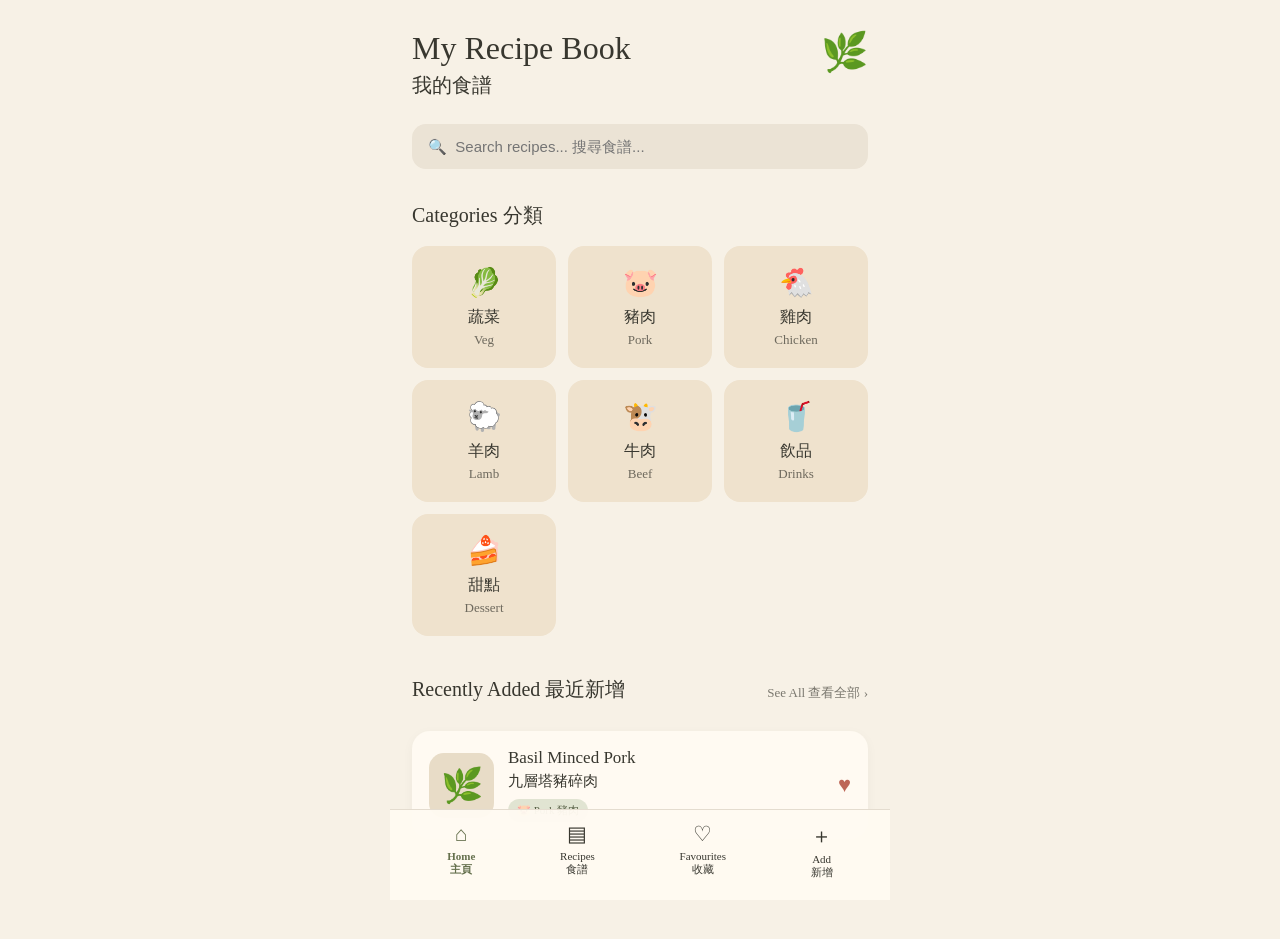
<file: index.html>
<!DOCTYPE html>
<html lang="en">
<head>
  <meta charset="UTF-8">
  <meta name="viewport" content="width=device-width, initial-scale=1.0">
  <title>My Recipe Book 我的食譜</title>

  <style>
    * {
      box-sizing: border-box;
    }

    body {
      margin: 0;
      background: #f7f1e6;
      color: #38372f;
      font-family: Georgia, "Times New Roman", serif;
    }

    .app {
      max-width: 500px;
      margin: auto;
      min-height: 100vh;
      padding: 30px 22px 100px;
    }

    header {
      display: flex;
      justify-content: space-between;
      align-items: flex-start;
    }

    h1 {
      margin: 0;
      font-size: 32px;
      font-weight: 500;
    }

    .chinese-title {
      margin-top: 5px;
      font-size: 20px;
    }

    .leaf {
      font-size: 38px;
    }

    .search {
      width: 100%;
      margin: 25px 0;
      padding: 14px 16px;
      border: none;
      border-radius: 14px;
      background: #ebe3d5;
      font-size: 15px;
      outline: none;
    }

    h2 {
      font-size: 20px;
      font-weight: 500;
      margin-top: 8px;
    }

    .categories {
      display: grid;
      grid-template-columns: repeat(3, 1fr);
      gap: 12px;
    }

    .category {
      background: #efe2cd;
      border-radius: 16px;
      padding: 20px 8px;
      text-align: center;
    }

    .category-icon {
      font-size: 28px;
      margin-bottom: 8px;
    }

    .category span {
      display: block;
      font-size: 13px;
      margin-top: 4px;
      opacity: 0.7;
    }

    .section-title {
      margin-top: 32px;
      display: flex;
      justify-content: space-between;
      align-items: center;
    }

    .see-all {
      font-size: 13px;
      opacity: 0.65;
    }

    .recipe-card {
      margin-top: 12px;
      background: #fffaf2;
      border-radius: 18px;
      padding: 17px;
      display: flex;
      justify-content: space-between;
      align-items: center;
      box-shadow: 0 3px 12px rgba(0,0,0,0.04);
      cursor: pointer;
    }

    .recipe-emoji {
      width: 65px;
      height: 65px;
      border-radius: 15px;
      background: #e8dcc7;
      display: flex;
      justify-content: center;
      align-items: center;
      font-size: 34px;
      margin-right: 14px;
    }

    .recipe-info {
      flex: 1;
    }

    .recipe-name {
      font-size: 17px;
    }

    .recipe-chinese {
      font-size: 15px;
      margin-top: 4px;
    }

    .recipe-tag {
      display: inline-block;
      margin-top: 8px;
      padding: 4px 9px;
      background: #e1e4d2;
      color: #586046;
      border-radius: 20px;
      font-size: 11px;
    }

    .heart {
      font-size: 22px;
      color: #bd6657;
    }

    nav {
      position: fixed;
      bottom: 0;
      left: 50%;
      transform: translateX(-50%);
      width: 100%;
      max-width: 500px;
      padding: 12px 15px 20px;
      background: rgba(255,250,242,0.96);
      display: flex;
      justify-content: space-around;
      border-top: 1px solid #e4dccf;
    }

    nav div {
      text-align: center;
      font-size: 11px;
    }

    nav .icon {
      display: block;
      font-size: 21px;
      margin-bottom: 3px;
    }

    .active {
      color: #65704d;
      font-weight: bold;
    }
  </style>
</head>

<body>

  <main class="app">

    <header>
      <div>
        <h1>My Recipe Book</h1>
        <div class="chinese-title">我的食譜</div>
      </div>

      <div class="leaf">🌿</div>
    </header>

    <input
      class="search"
      type="text"
      placeholder="🔍  Search recipes... 搜尋食譜..."
    >

    <h2>Categories 分類</h2>

<section class="categories">

  <div class="category">
    <div class="category-icon">🥬</div>
    蔬菜
    <span>Veg</span>
  </div>

  <div class="category">
    <div class="category-icon">🐷</div>
    豬肉
    <span>Pork</span>
  </div>

  <div class="category">
    <div class="category-icon">🐔</div>
    雞肉
    <span>Chicken</span>
  </div>

  <div class="category">
    <div class="category-icon">🐑</div>
    羊肉
    <span>Lamb</span>
  </div>

  <div class="category">
    <div class="category-icon">🐮</div>
    牛肉
    <span>Beef</span>
  </div>

  <div class="category">
    <div class="category-icon">🥤</div>
    飲品
    <span>Drinks</span>
  </div>

  <div class="category">
    <div class="category-icon">🍰</div>
    甜點
    <span>Dessert</span>
  </div>

    </section>

    <div class="section-title">
      <h2>Recently Added 最近新增</h2>
      <span class="see-all">See All 查看全部 ›</span>
    </div>

   <div class="recipe-card" onclick="window.location.href='recipe.html'">

      <div class="recipe-emoji">🌿</div>

      <div class="recipe-info">
        <div class="recipe-name">Basil Minced Pork</div>
        <div class="recipe-chinese">九層塔豬碎肉</div>
        <span class="recipe-tag">🐷 Pork 豬肉</span>
      </div>

      <div class="heart">♥</div>

    </div>

  </main>

  <nav>
    <div class="active">
      <span class="icon">⌂</span>
      Home<br>主頁
    </div>

    <div>
      <span class="icon">▤</span>
      Recipes<br>食譜
    </div>

    <div>
      <span class="icon">♡</span>
      Favourites<br>收藏
    </div>

    <div>
      <span class="icon">＋</span>
      Add<br>新增
    </div>
  </nav>

</body>
</html>
</file>
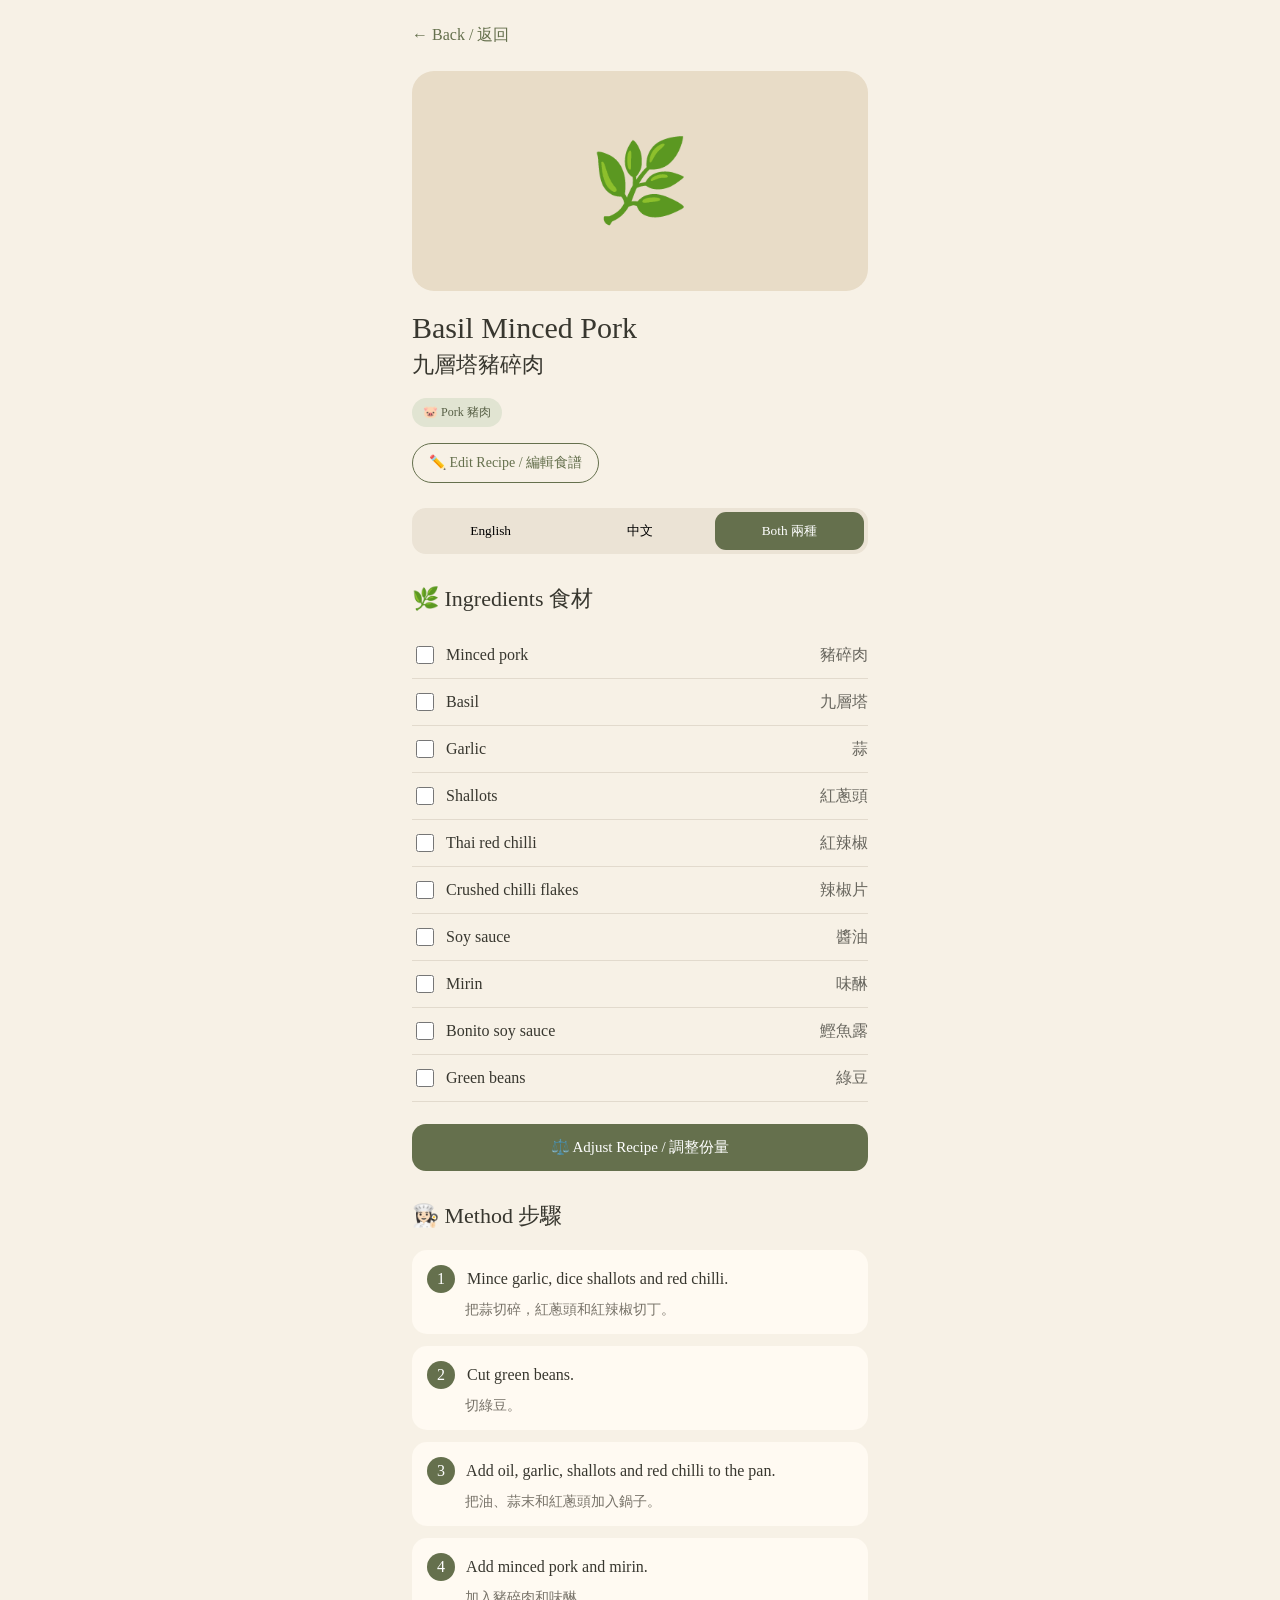
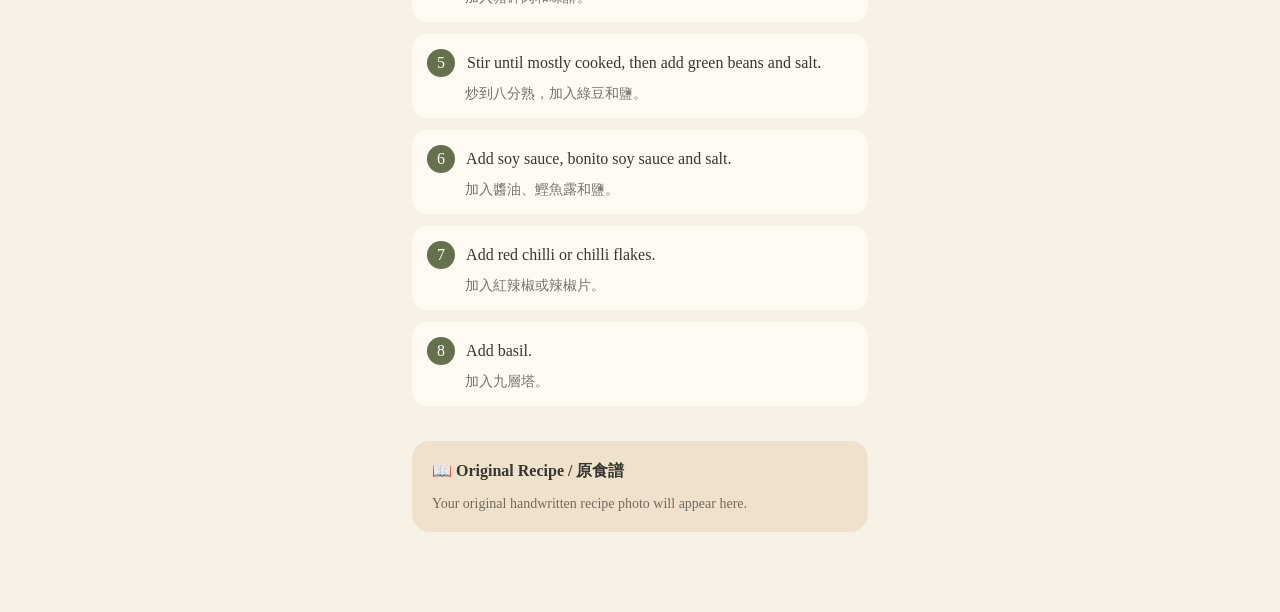
<file: recipe.html>
<!DOCTYPE html>
<html lang="en">

<head>
  <meta charset="UTF-8">
  <meta name="viewport" content="width=device-width, initial-scale=1.0">

  <title>Basil Minced Pork 九層塔豬碎肉</title>

<link rel="stylesheet" href="style.css">

</head>


<body>

<main class="app">

  <div
    class="back"
    onclick="window.location.href='index.html'"
  >
    ← Back / 返回
  </div>


  <div class="recipe-hero">
    🌿
  </div>


<h1 id="recipeName"></h1>

<div class="chinese-name" id="recipeNameZh"></div>


<div class="tags" id="recipeTags"></div>

<button class="edit-recipe-button" id="editRecipeButton">
  ✏️ Edit Recipe / 編輯食譜
</button>

<div class="edit-panel" id="editPanel">

  <div class="edit-header">
    <div>
      <h2>Edit Recipe</h2>
      <div>編輯食譜</div>
    </div>

    <button class="close-edit" id="closeEdit">×</button>
  </div>

  <div class="edit-section">

    <label>
      Recipe name
      <span>食譜名稱</span>
    </label>

    <input type="text" id="editNameEn">

    <label>
      Chinese name
      <span>中文名稱</span>
    </label>

    <input type="text" id="editNameZh">

  </div>

  <h3>Ingredients / 食材</h3>

  <div id="editIngredients"></div>

  <button class="add-ingredient-button" id="addIngredientButton">
    + Add Ingredient / 新增食材
  </button>
  
<h3>Method / 步驟</h3>

<div id="editMethod"></div>

<button class="add-ingredient-button" id="addStepButton">
  + Add Step / 新增步驟
</button>

  <button class="save-recipe-button" id="saveRecipeButton">
    Save Changes / 儲存變更
  </button>

</div>

  <div class="language-toggle">

    <button>
      English
    </button>

    <button>
      中文
    </button>

    <button class="selected">
      Both 兩種
    </button>

  </div>


  <h2>🌿 Ingredients 食材</h2>


<div id="ingredientsList"></div>


<button class="adjust-button" id="adjustButton">
  ⚖️ Adjust Recipe / 調整份量
</button>

<div class="adjust-panel" id="adjustPanel">

  <div class="adjust-header">
    <div>
      <h2>Adjust Recipe</h2>
      <div>調整份量</div>
    </div>

    <button class="close-adjust" id="closeAdjust">×</button>
  </div>

  <div class="adjust-options">

    <button class="adjust-option" id="servingsOption">
      <span class="option-icon">👥</span>
      <strong>Servings</strong>
      <small>調整份量</small>
    </button>

    <button class="adjust-option" id="scaleOption">
      <span class="option-icon">×</span>
      <strong>Scale</strong>
      <small>調整倍數</small>
    </button>

    <button class="adjust-option" id="useWhatIHave">
      <span class="option-icon">🥣</span>
      <strong>Use what I have</strong>
      <small>按現有材料調整</small>
    </button>

</div>

<div id="adjustContent"></div>

  </div>

</div>


  <h2>👩🏻‍🍳 Method 步驟</h2>


<div id="methodList"></div>


  <div class="original">

    <strong>📖 Original Recipe / 原食譜</strong>

    <p>
      Your original handwritten recipe photo will appear here.
    </p>

  </div>

</main>
<script src="recipes.js"></script>
<script src="script.js"></script>

</body>

</html>
</file>
<file: style.css>
* {
      box-sizing: border-box;
    }

    body {
      margin: 0;
      background: #f7f1e6;
      color: #38372f;
      font-family: Georgia, "Times New Roman", serif;
    }

    .app {
      max-width: 500px;
      margin: auto;
      min-height: 100vh;
      padding: 25px 22px 80px;
    }

    .back {
      font-size: 16px;
      margin-bottom: 25px;
      cursor: pointer;
      color: #65704d;
    }

    .recipe-hero {
      background: #e8dcc7;
      height: 220px;
      border-radius: 22px;
      display: flex;
      align-items: center;
      justify-content: center;
      font-size: 80px;
    }

    h1 {
      font-size: 30px;
      margin-bottom: 5px;
      font-weight: 500;
    }

    .chinese-name {
      font-size: 22px;
      margin-bottom: 18px;
    }

    .tags {
      display: flex;
      gap: 8px;
      flex-wrap: wrap;
    }

    .tag {
      background: #e1e4d2;
      color: #586046;
      padding: 6px 11px;
      border-radius: 20px;
      font-size: 12px;
    }

    .language-toggle {
      display: flex;
      background: #ebe3d5;
      padding: 4px;
      border-radius: 14px;
      margin: 25px 0;
    }

    .language-toggle button {
      flex: 1;
      border: none;
      background: transparent;
      padding: 10px;
      border-radius: 11px;
      cursor: pointer;
      font-family: inherit;
    }

    .language-toggle .selected {
      background: #65704d;
      color: white;
    }

    h2 {
      margin-top: 30px;
      font-size: 22px;
      font-weight: 500;
    }

    .ingredient {
      display: flex;
      align-items: center;
      padding: 11px 0;
      border-bottom: 1px solid #e2dacd;
    }

    .ingredient input {
      margin-right: 12px;
      width: 18px;
      height: 18px;
    }

    .ingredient-name {
      flex: 1;
    }

    .ingredient-cn {
      min-width: 100px;
      text-align: right;
      color: #69675f;
    }

    .adjust-button {
      width: 100%;
      margin-top: 22px;
      padding: 14px;
      border: none;
      border-radius: 14px;
      background: #65704d;
      color: white;
      font-size: 15px;
      font-family: inherit;
      cursor: pointer;
    }

    .step {
      background: #fffaf2;
      border-radius: 15px;
      padding: 15px;
      margin-bottom: 12px;
    }

    .step-number {
      display: inline-flex;
      width: 28px;
      height: 28px;
      border-radius: 50%;
      background: #65704d;
      color: white;
      justify-content: center;
      align-items: center;
      margin-right: 8px;
    }

    .step-cn {
      display: block;
      margin: 8px 0 0 38px;
      color: #777268;
      font-size: 14px;
    }

    .original {
      margin-top: 35px;
      background: #efe2cd;
      border-radius: 18px;
      padding: 20px;
    }

    .original p {
      margin-bottom: 0;
      font-size: 14px;
      color: #706b62;
    }

    .adjust-panel {
  display: none;
  margin-top: 15px;
  padding: 20px;
  background: #fffaf2;
  border-radius: 18px;
  box-shadow: 0 5px 20px rgba(0, 0, 0, 0.06);
}

.adjust-panel.open {
  display: block;
}

.adjust-header {
  display: flex;
  justify-content: space-between;
  align-items: flex-start;
}

.adjust-header h2 {
  margin: 0 0 4px;
}

.close-adjust {
  border: none;
  background: transparent;
  font-size: 30px;
  color: #65704d;
  cursor: pointer;
}

.adjust-options {
  display: grid;
  grid-template-columns: 1fr;
  gap: 10px;
  margin-top: 20px;
}

.adjust-option {
  border: 1px solid #e2dacd;
  background: #f7f1e6;
  border-radius: 14px;
  padding: 15px;
  text-align: left;
  font-family: inherit;
  cursor: pointer;
}

.adjust-option:hover {
  background: #efe2cd;
}

.adjust-option strong,
.adjust-option small {
  display: block;
}

.adjust-option strong {
  margin-top: 5px;
  font-size: 16px;
}

.adjust-option small {
  margin-top: 3px;
  color: #777268;
}

.option-icon {
  font-size: 22px;
}

.ingredient-calculator {
  display: none;
  margin-top: 15px;
  padding: 20px;
  background: #f7f1e6;
  border-radius: 16px;
}

.ingredient-calculator.open {
  display: block;
}

.ingredient-calculator h3 {
  margin: 0;
  font-size: 21px;
}

.calculator-cn {
  margin-top: 5px;
  color: #777268;
}

.calculator-help {
  line-height: 1.5;
  color: #69675f;
}

.ingredient-calculator label {
  display: block;
  margin: 18px 0 7px;
  font-weight: bold;
}

.ingredient-calculator select,
.ingredient-calculator input {
  width: 100%;
  padding: 13px;
  border: 1px solid #ddd3c3;
  border-radius: 12px;
  background: #fffaf2;
  font-family: inherit;
  font-size: 15px;
}

.calculate-button {
  width: 100%;
  margin-top: 18px;
  padding: 14px;
  border: none;
  border-radius: 12px;
  background: #65704d;
  color: white;
  font-family: inherit;
  font-size: 15px;
  cursor: pointer;
}

.calculation-result {
  display: none;
  margin-top: 20px;
  padding: 18px;
  background: #fffaf2;
  border-radius: 14px;
  line-height: 1.8;
}

.calculation-result.show {
  display: block;
}

.result-title {
  font-size: 18px;
  font-weight: bold;
  margin-bottom: 10px;
}

#adjustContent {
  margin-top: 15px;
}

.quantity-message {
  padding: 18px;
  background: #efe2cd;
  border-radius: 14px;
  line-height: 1.5;
}

.quantity-message strong {
  color: #586046;
}

.quantity-message p {
  margin: 8px 0;
}

.quantity-message-cn {
  color: #777268;
  font-size: 14px;
}

.edit-recipe-button {
  margin-top: 16px;
  padding: 10px 16px;

  border: 1px solid #65704d;
  border-radius: 20px;

  background: transparent;
  color: #65704d;

  font-family: inherit;
  font-size: 14px;

  cursor: pointer;
}

.edit-recipe-button:hover {
  background: #e1e4d2;
}

.edit-panel {
  display: none;
  margin-top: 18px;
  padding: 20px;
  background: #fffaf2;
  border-radius: 18px;
}

.edit-panel.open {
  display: block;
}

.edit-header {
  display: flex;
  justify-content: space-between;
  align-items: flex-start;
  margin-bottom: 25px;
}

.edit-header h2 {
  margin: 0 0 4px;
}

.close-edit {
  border: none;
  background: transparent;
  color: #65704d;
  font-size: 30px;
  cursor: pointer;
}

.edit-section label {
  display: block;
  margin: 15px 0 7px;
  font-weight: bold;
}

.edit-section label span {
  color: #777268;
  font-weight: normal;
  margin-left: 5px;
}

.edit-section input {
  width: 100%;
  padding: 12px;
  border: 1px solid #ddd3c3;
  border-radius: 10px;
  background: white;
  font-family: inherit;
  font-size: 15px;
}

.edit-panel h3 {
  margin-top: 28px;
}

.edit-ingredient-row {
  padding: 15px;
  margin-bottom: 12px;
  background: #f7f1e6;
  border-radius: 14px;
}

.edit-ingredient-names {
  display: grid;
  grid-template-columns: 1fr 1fr;
  gap: 8px;
}

.edit-ingredient-quantity {
  display: grid;
  grid-template-columns: 1fr 1fr;
  gap: 8px;
  margin-top: 8px;
}

.edit-ingredient-row input,
.edit-ingredient-row select {
  width: 100%;
  padding: 10px;
  border: 1px solid #ddd3c3;
  border-radius: 9px;
  background: white;
  font-family: inherit;
}

.add-ingredient-button {
  width: 100%;
  padding: 12px;
  border: 1px dashed #65704d;
  border-radius: 12px;
  background: transparent;
  color: #65704d;
  font-family: inherit;
  cursor: pointer;
}

.save-recipe-button {
  width: 100%;
  margin-top: 20px;
  padding: 14px;
  border: none;
  border-radius: 12px;
  background: #65704d;
  color: white;
  font-family: inherit;
  font-size: 16px;
  cursor: pointer;
}

.delete-ingredient-button {
  margin-top: 10px;
  border: none;
  background: transparent;
  color: #a05e54;
  font-family: inherit;
  cursor: pointer;
  padding: 4px 0;
}

.delete-ingredient-button:hover {
  text-decoration: underline;
}

.edit-step-row {
  padding: 15px;
  margin-bottom: 12px;
  background: #f7f1e6;
  border-radius: 14px;
}

.edit-step-number {
  margin-bottom: 10px;
  font-weight: bold;
  color: #586046;
}

.edit-step-row textarea {
  display: block;
  width: 100%;
  min-height: 80px;
  margin-bottom: 8px;
  padding: 11px;

  border: 1px solid #ddd3c3;
  border-radius: 9px;

  background: white;
  font-family: inherit;
  font-size: 14px;

  resize: vertical;
}

.delete-step-button {
  border: none;
  background: transparent;
  color: #a05e54;
  font-family: inherit;
  cursor: pointer;
  padding: 4px 0;
}

.scale-panel {
  padding: 18px;
  background: #f7f1e6;
  border-radius: 14px;
}

.scale-panel p {
  color: #777268;
}

.scale-buttons {
  display: grid;
  grid-template-columns: repeat(5, 1fr);
  gap: 7px;
  margin: 15px 0 20px;
}

.scale-buttons button {
  padding: 10px 4px;
  border: 1px solid #65704d;
  border-radius: 10px;
  background: #fffaf2;
  color: #586046;
  font-family: inherit;
  cursor: pointer;
}

.scale-buttons button:hover {
  background: #e1e4d2;
}

.custom-scale-label {
  display: block;
  margin-bottom: 7px;
}

#customScale {
  width: 100%;
  padding: 11px;
  border: 1px solid #ddd3c3;
  border-radius: 10px;
  font-family: inherit;
}

.calculate-scale-button {
  width: 100%;
  margin-top: 9px;
  padding: 11px;
  border: none;
  border-radius: 10px;
  background: #65704d;
  color: white;
  font-family: inherit;
  cursor: pointer;
}

.scaled-result {
  margin-top: 20px;
  padding-top: 5px;
}

.scaled-ingredient {
  display: flex;
  justify-content: space-between;
  gap: 15px;
  padding: 9px 0;
  border-bottom: 1px solid #e2dacd;
}

.scaled-ingredient strong {
  white-space: nowrap;
  color: #586046;
}

.use-have-panel {
  padding: 18px;
  background: #f7f1e6;
  border-radius: 14px;
}

.use-have-cn {
  margin-top: 4px;
  color: #777268;
}

.use-have-panel p {
  color: #69675f;
  line-height: 1.5;
}

.use-have-panel label {
  display: block;
  margin: 16px 0 7px;
  font-weight: bold;
}

.use-have-panel select,
.use-have-panel input {
  width: 100%;
  padding: 12px;
  border: 1px solid #ddd3c3;
  border-radius: 10px;
  background: #fffaf2;
  font-family: inherit;
  font-size: 14px;
}

#calculateAvailable {
  width: 100%;
  margin-top: 14px;
  padding: 12px;
  border: none;
  border-radius: 10px;
  background: #65704d;
  color: white;
  font-family: inherit;
  cursor: pointer;
}

.available-result {
  margin-top: 20px;
}

.categories-grid {
  display: grid;
  grid-template-columns: repeat(2, 1fr);
  gap: 12px;
}

.category-card {
  border: none;
  border-radius: 16px;
  background: #fffaf2;
  padding: 18px 12px;
  font-family: inherit;
  color: #38372f;
  cursor: pointer;

  display: flex;
  flex-direction: column;
  align-items: center;
  gap: 3px;
}

.category-card:hover {
  background: #efe2cd;
}

.category-icon {
  font-size: 28px;
  margin-bottom: 5px;
}

.category-card span:not(.category-icon) {
  font-size: 16px;
}

.category-card small {
  color: #777268;
  font-size: 13px;
}
</file>
